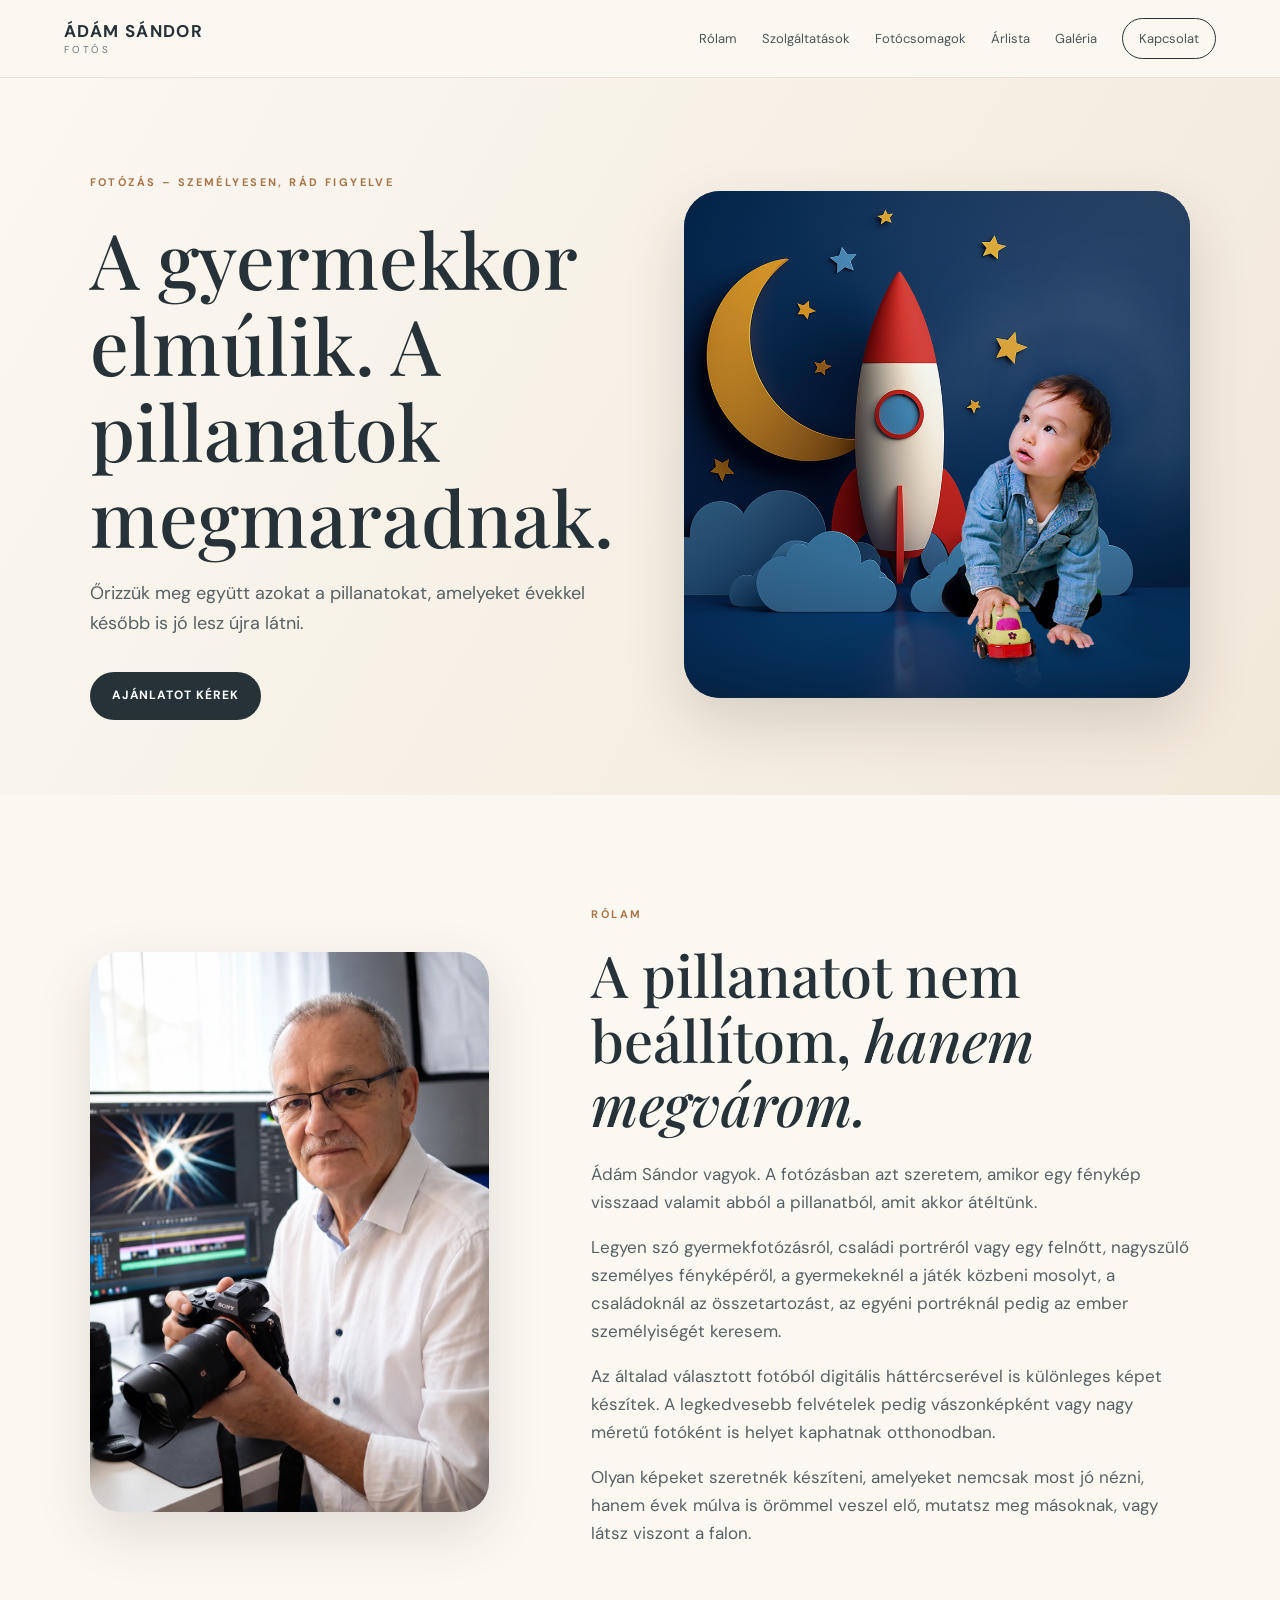
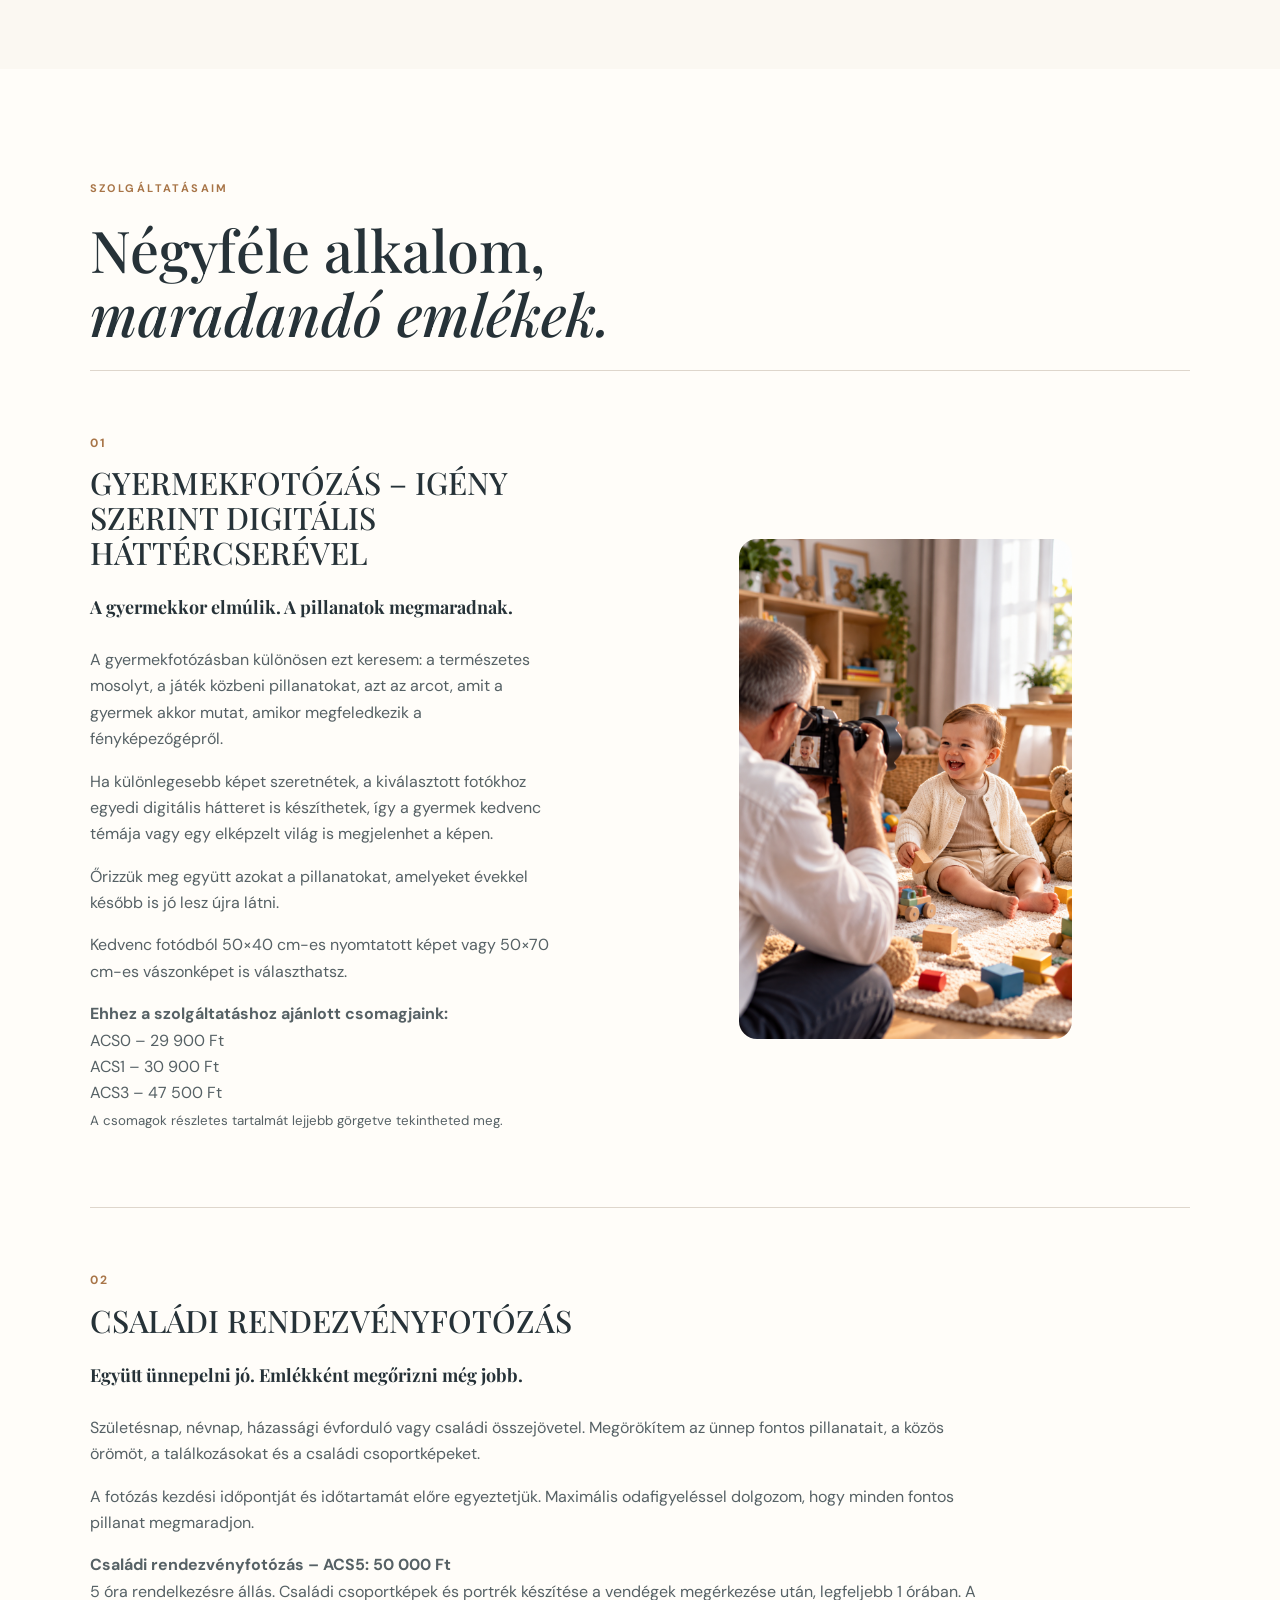
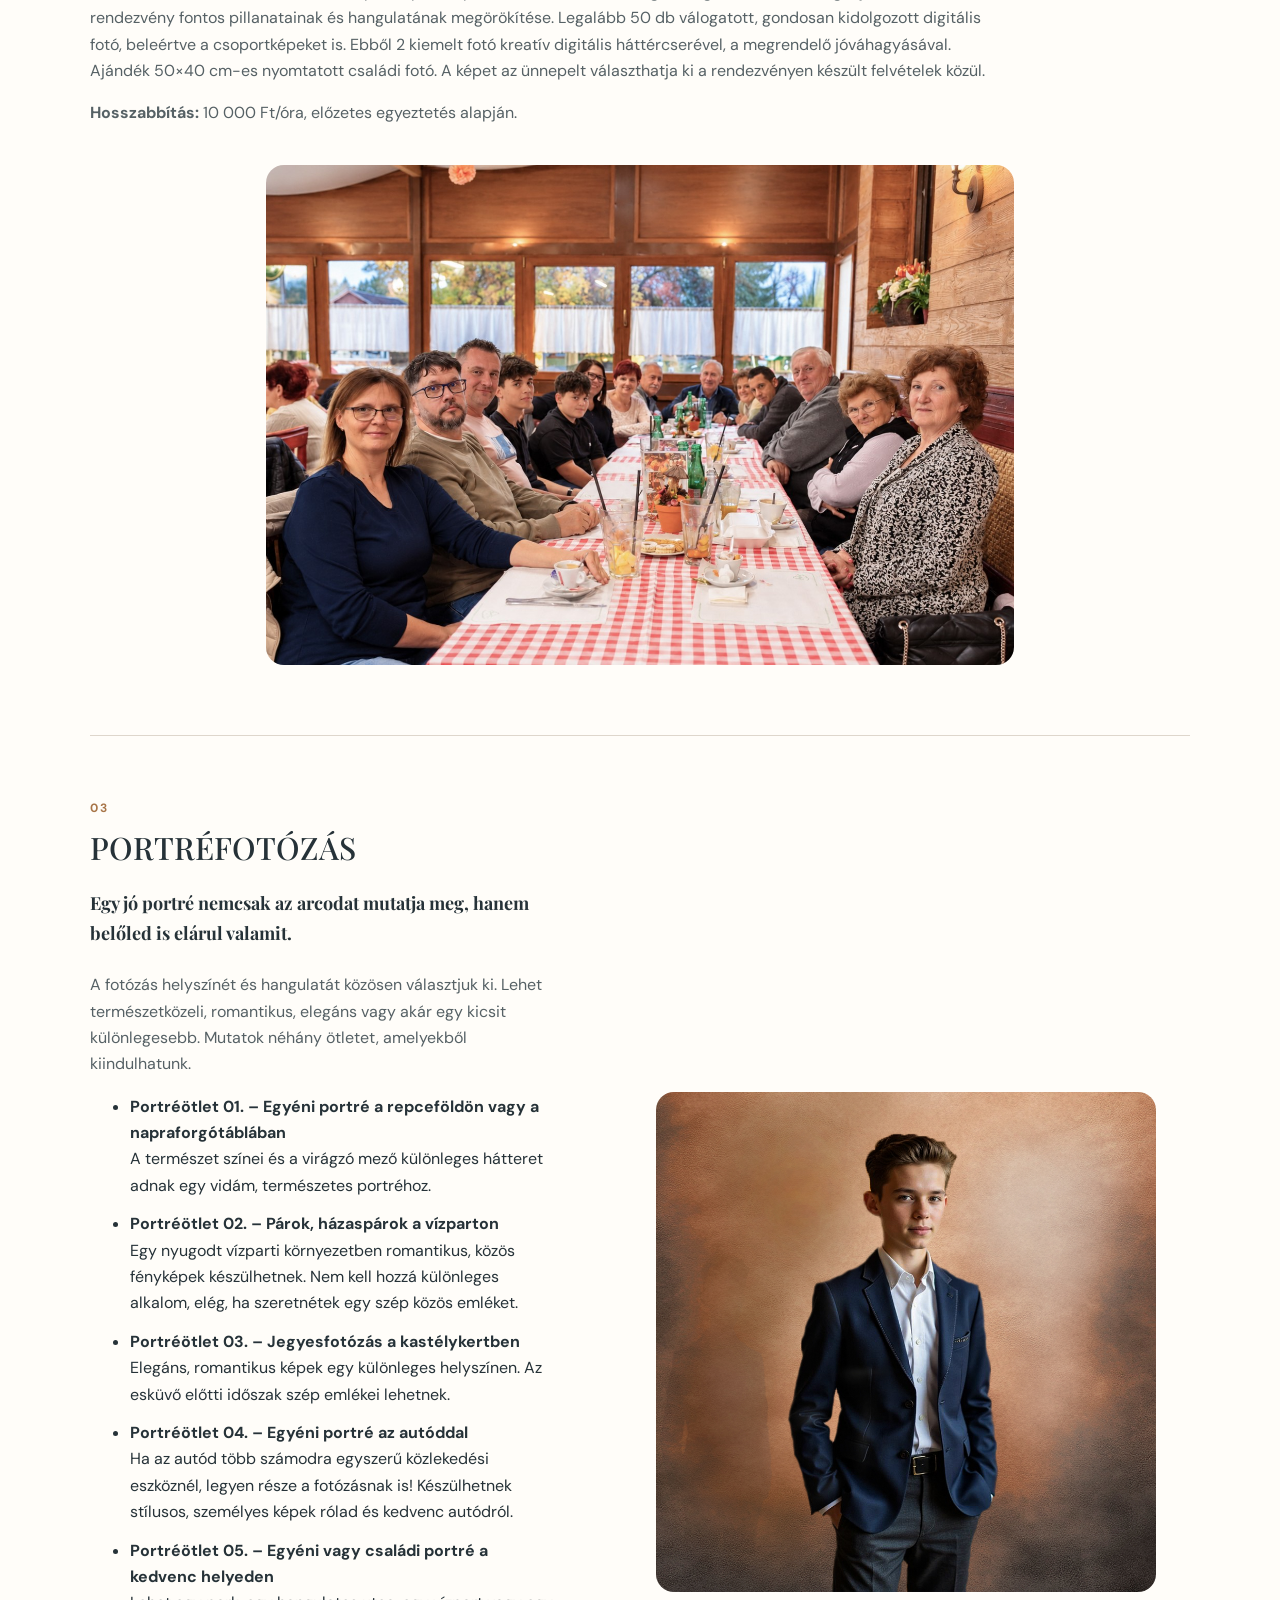
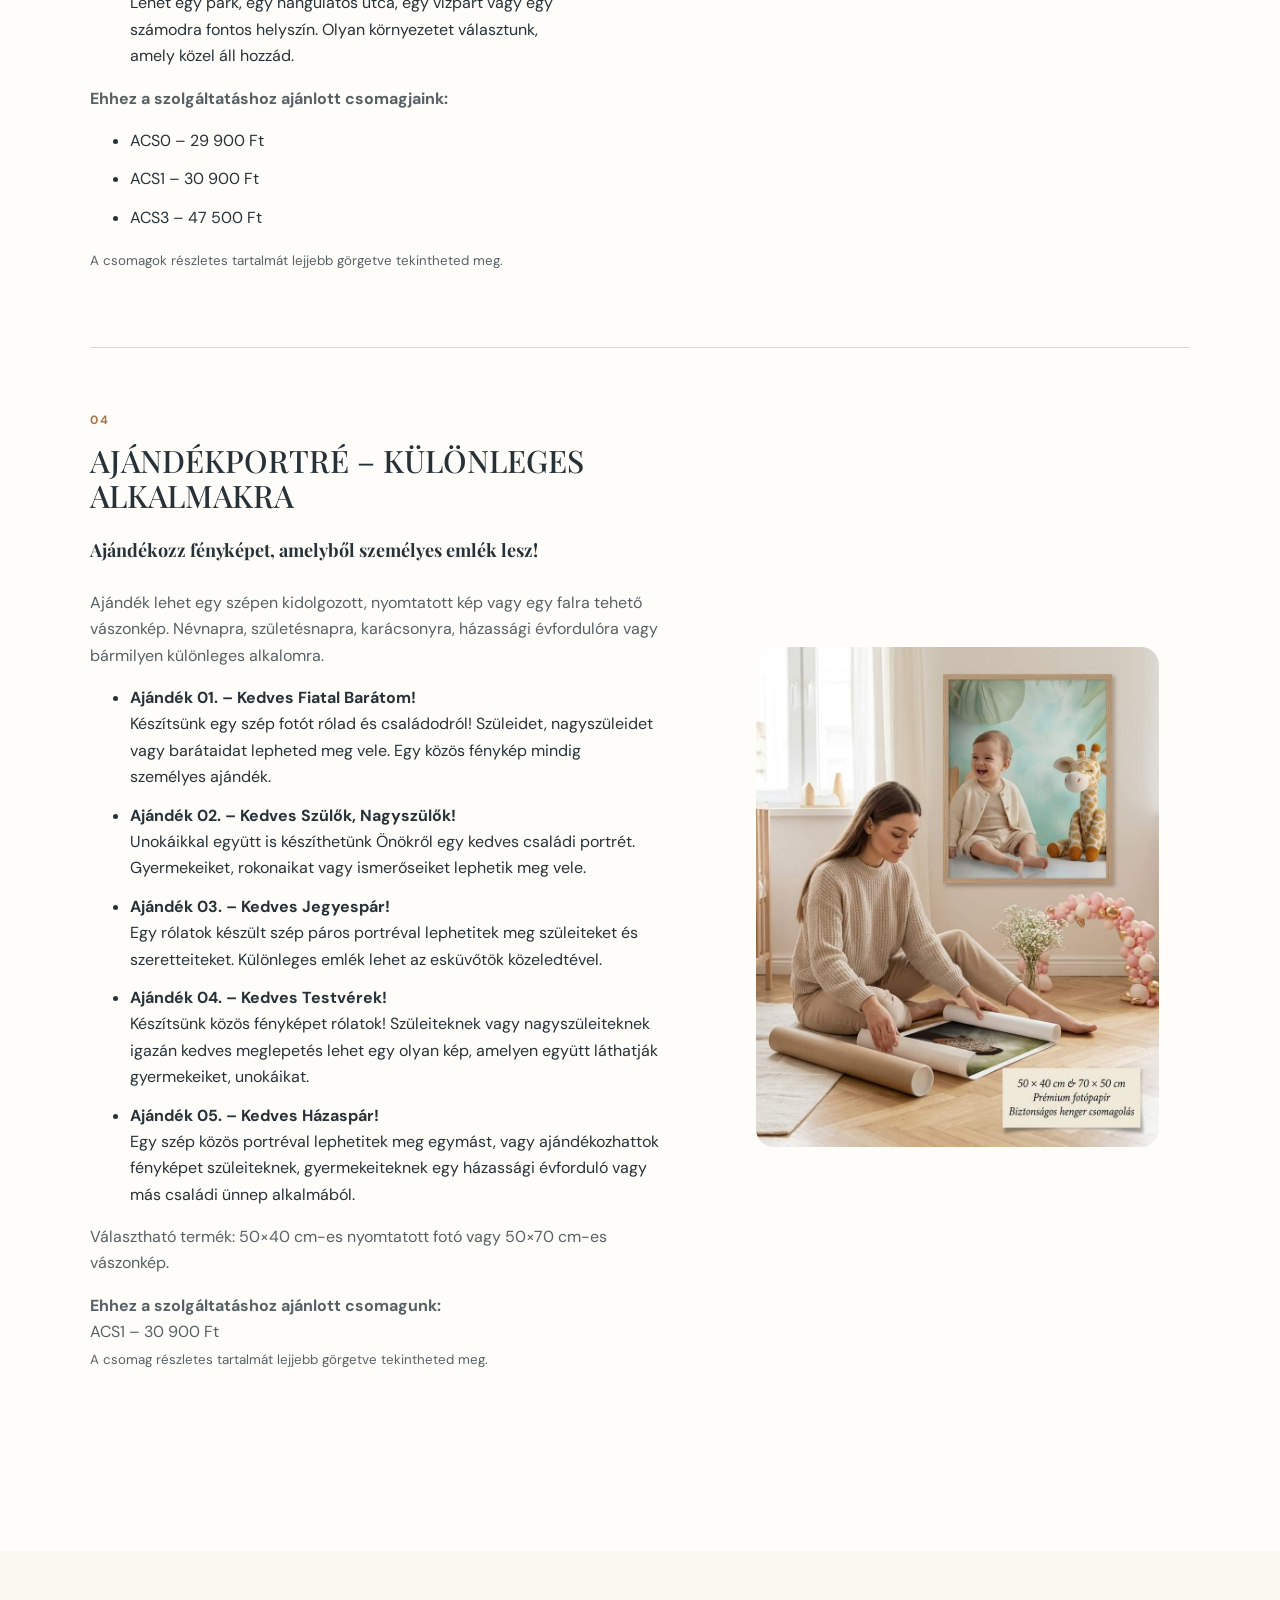
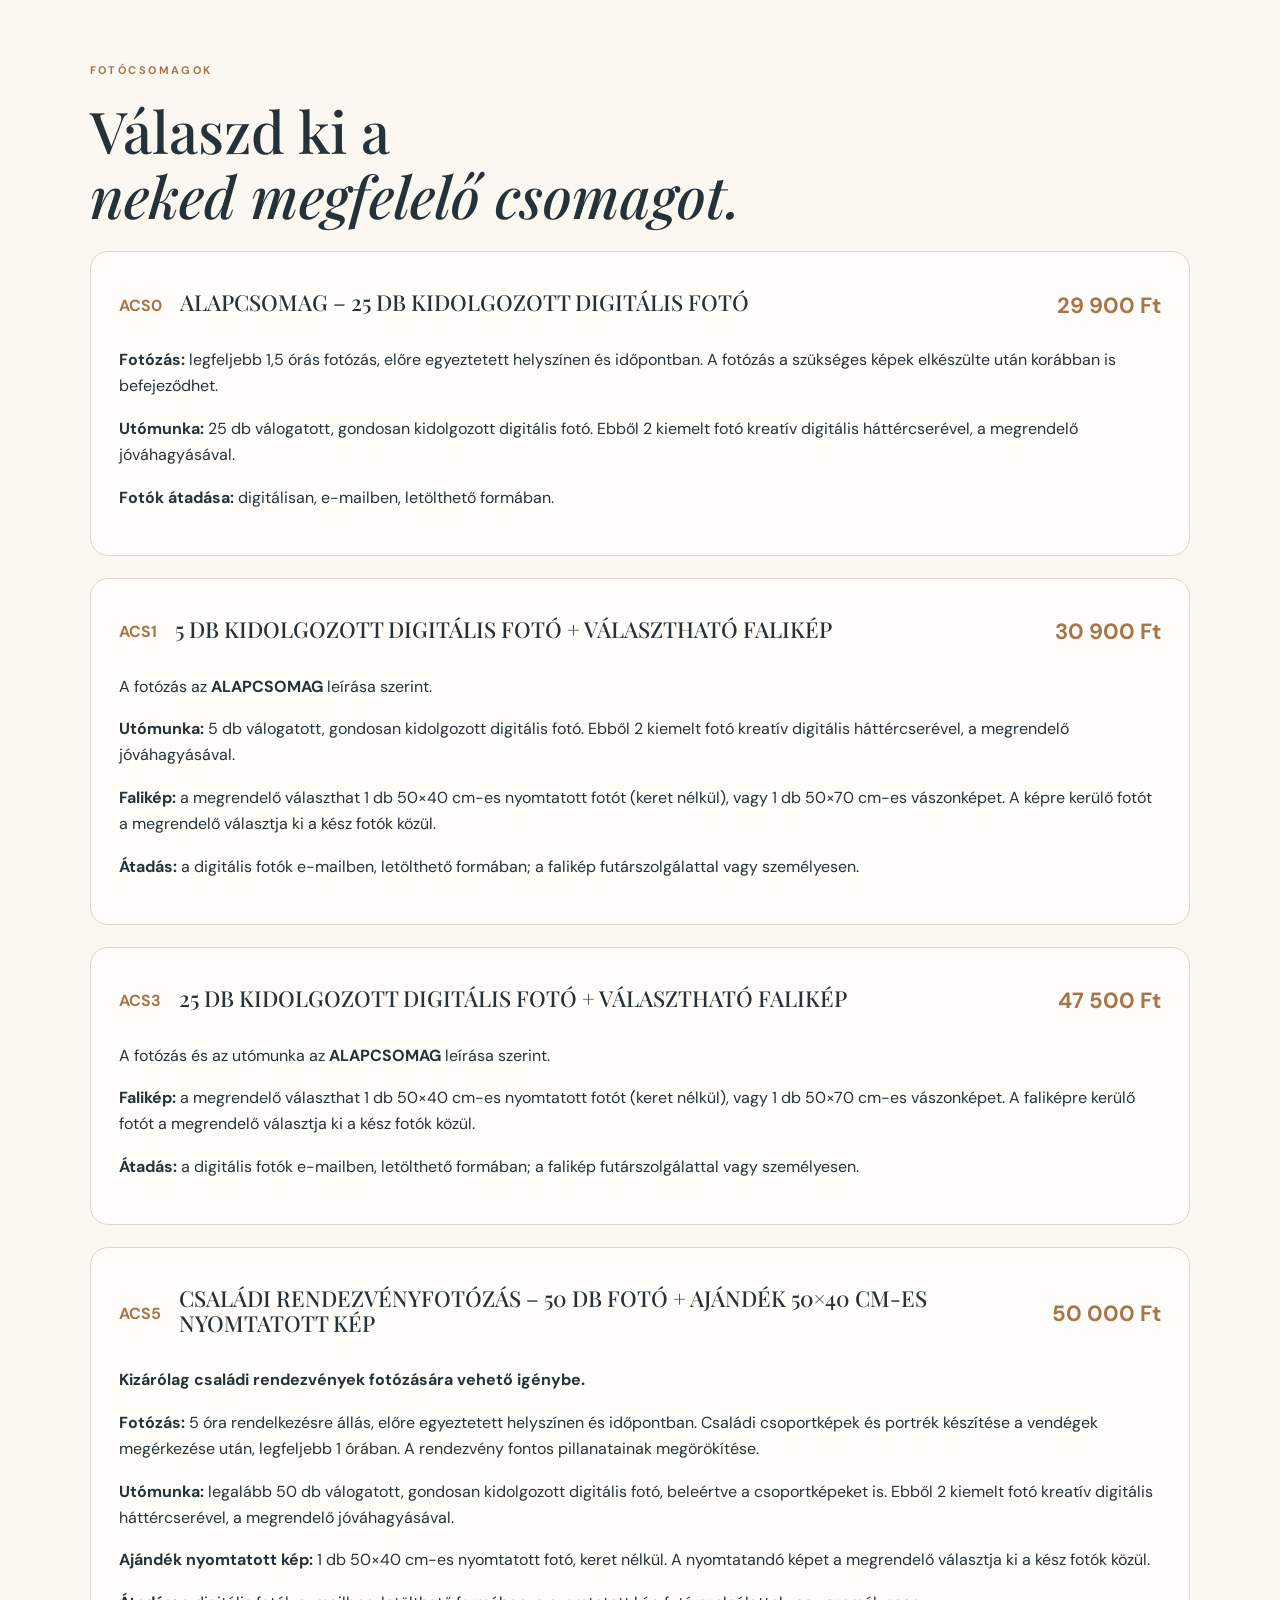
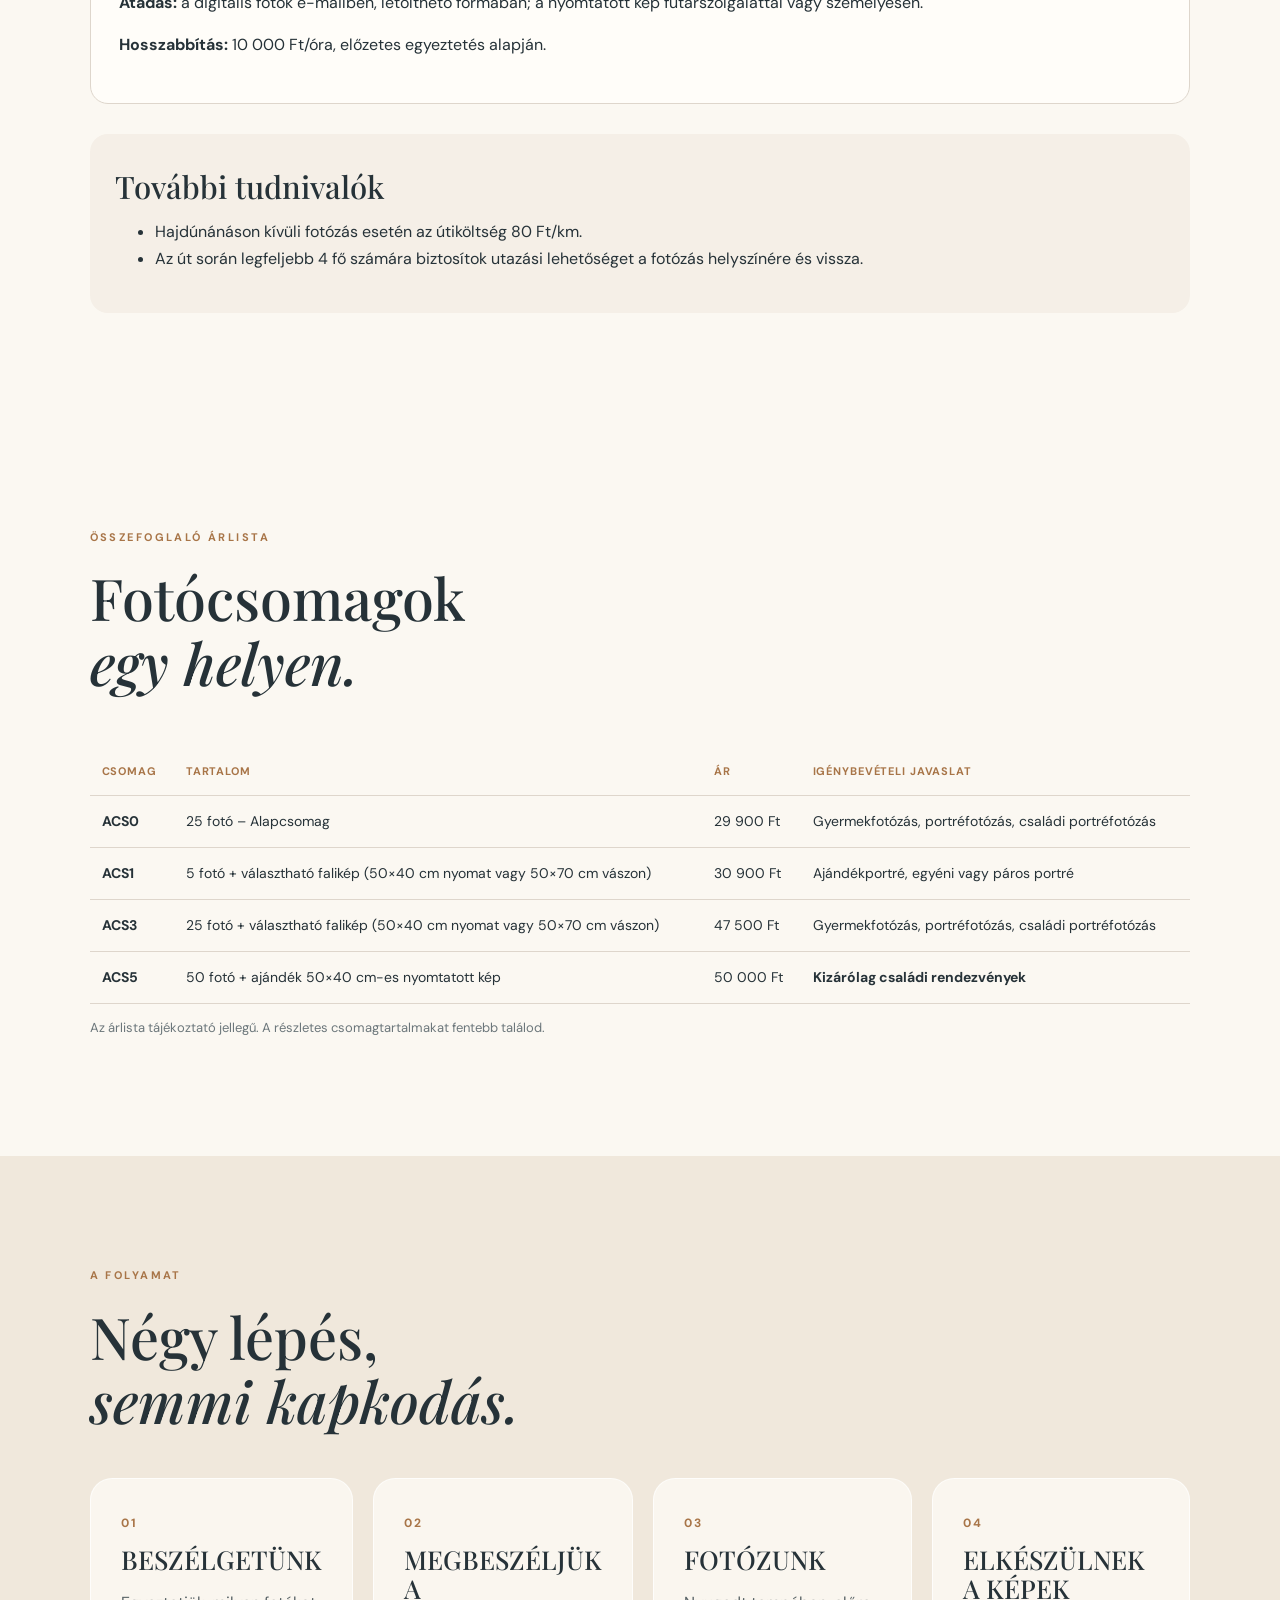
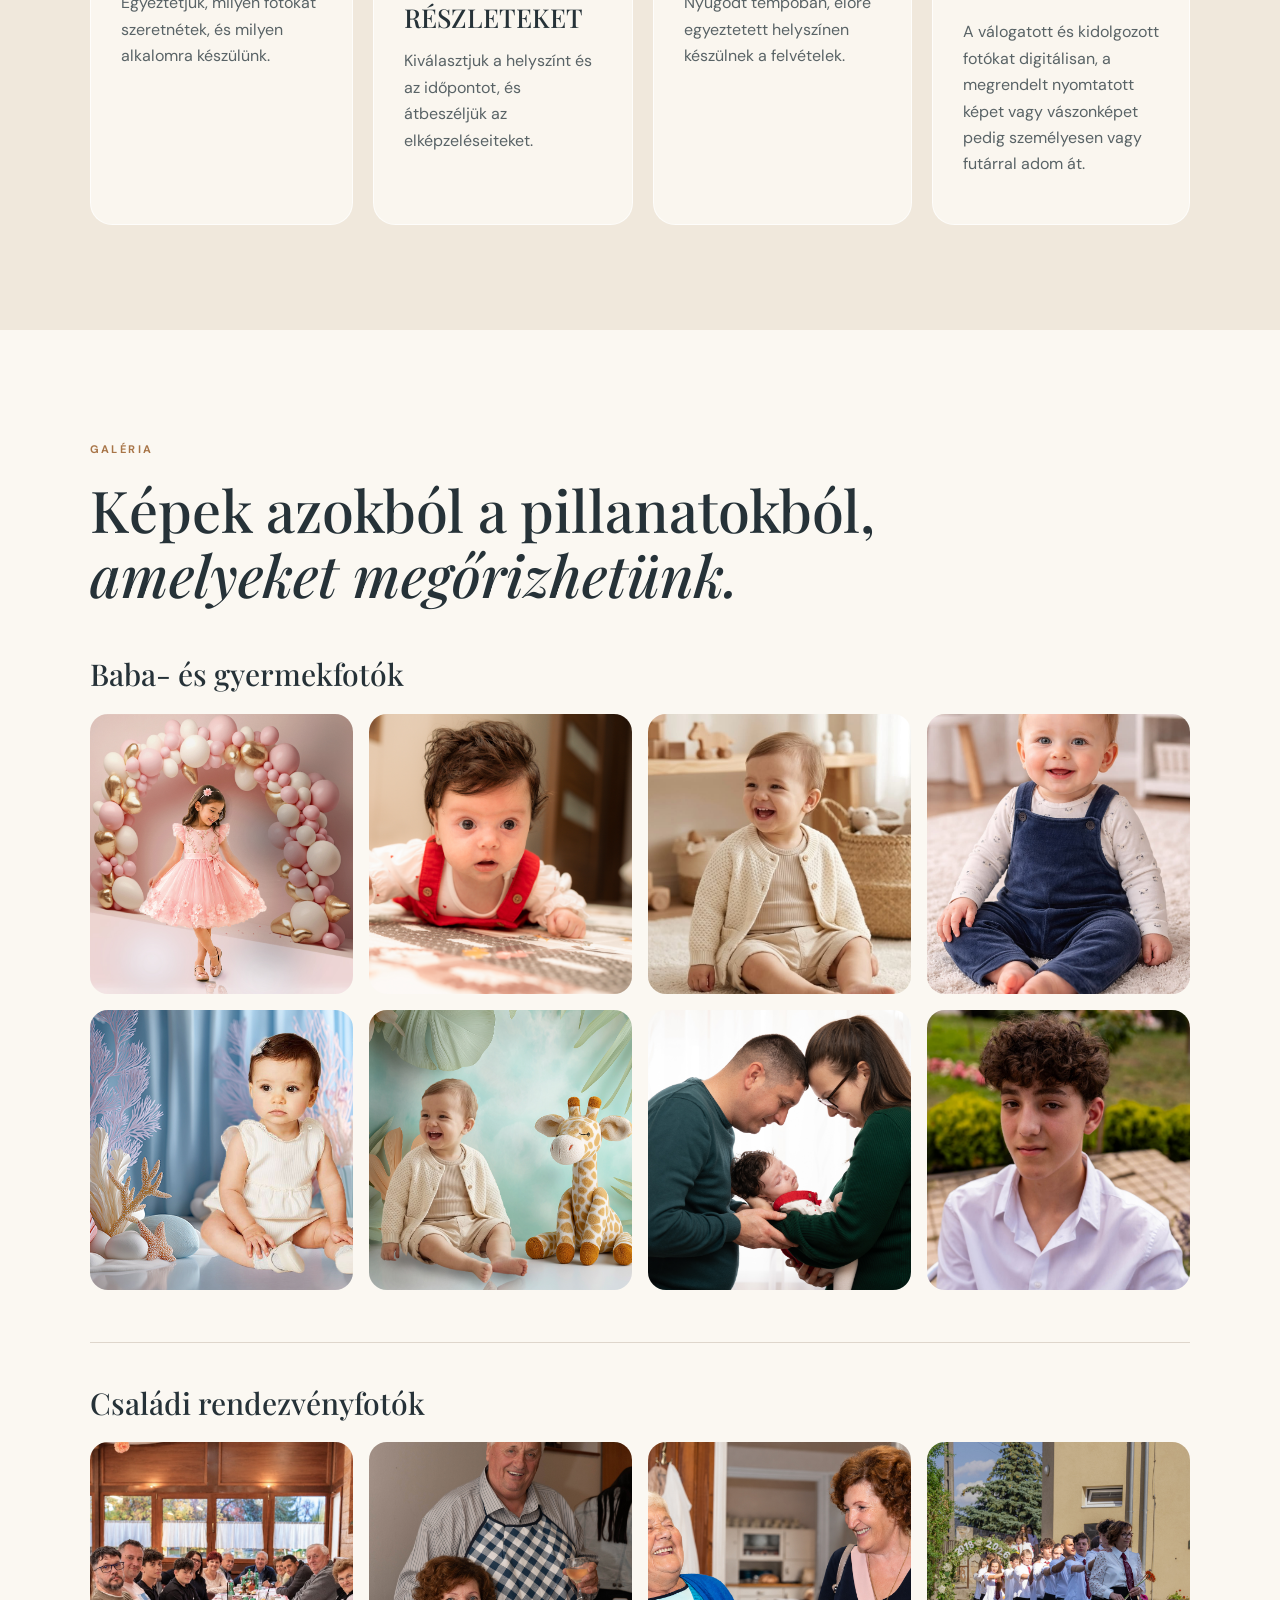
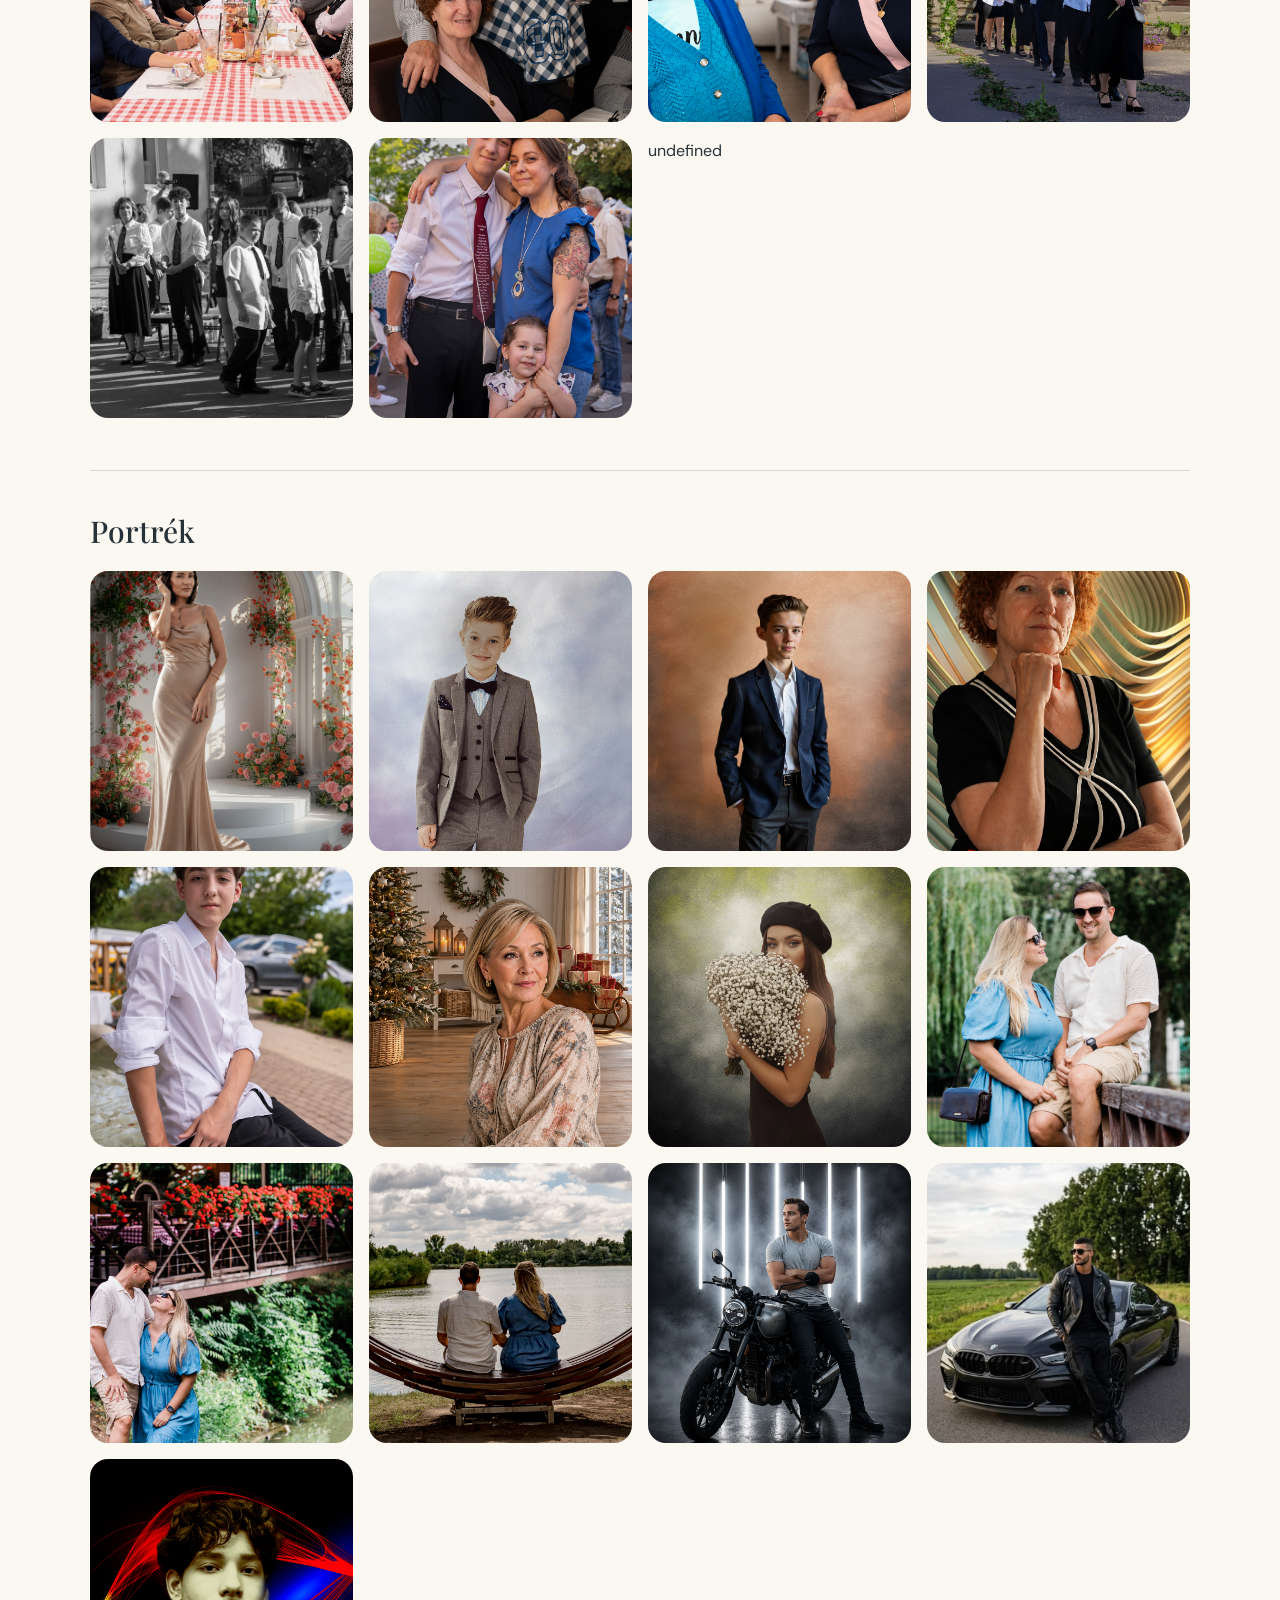
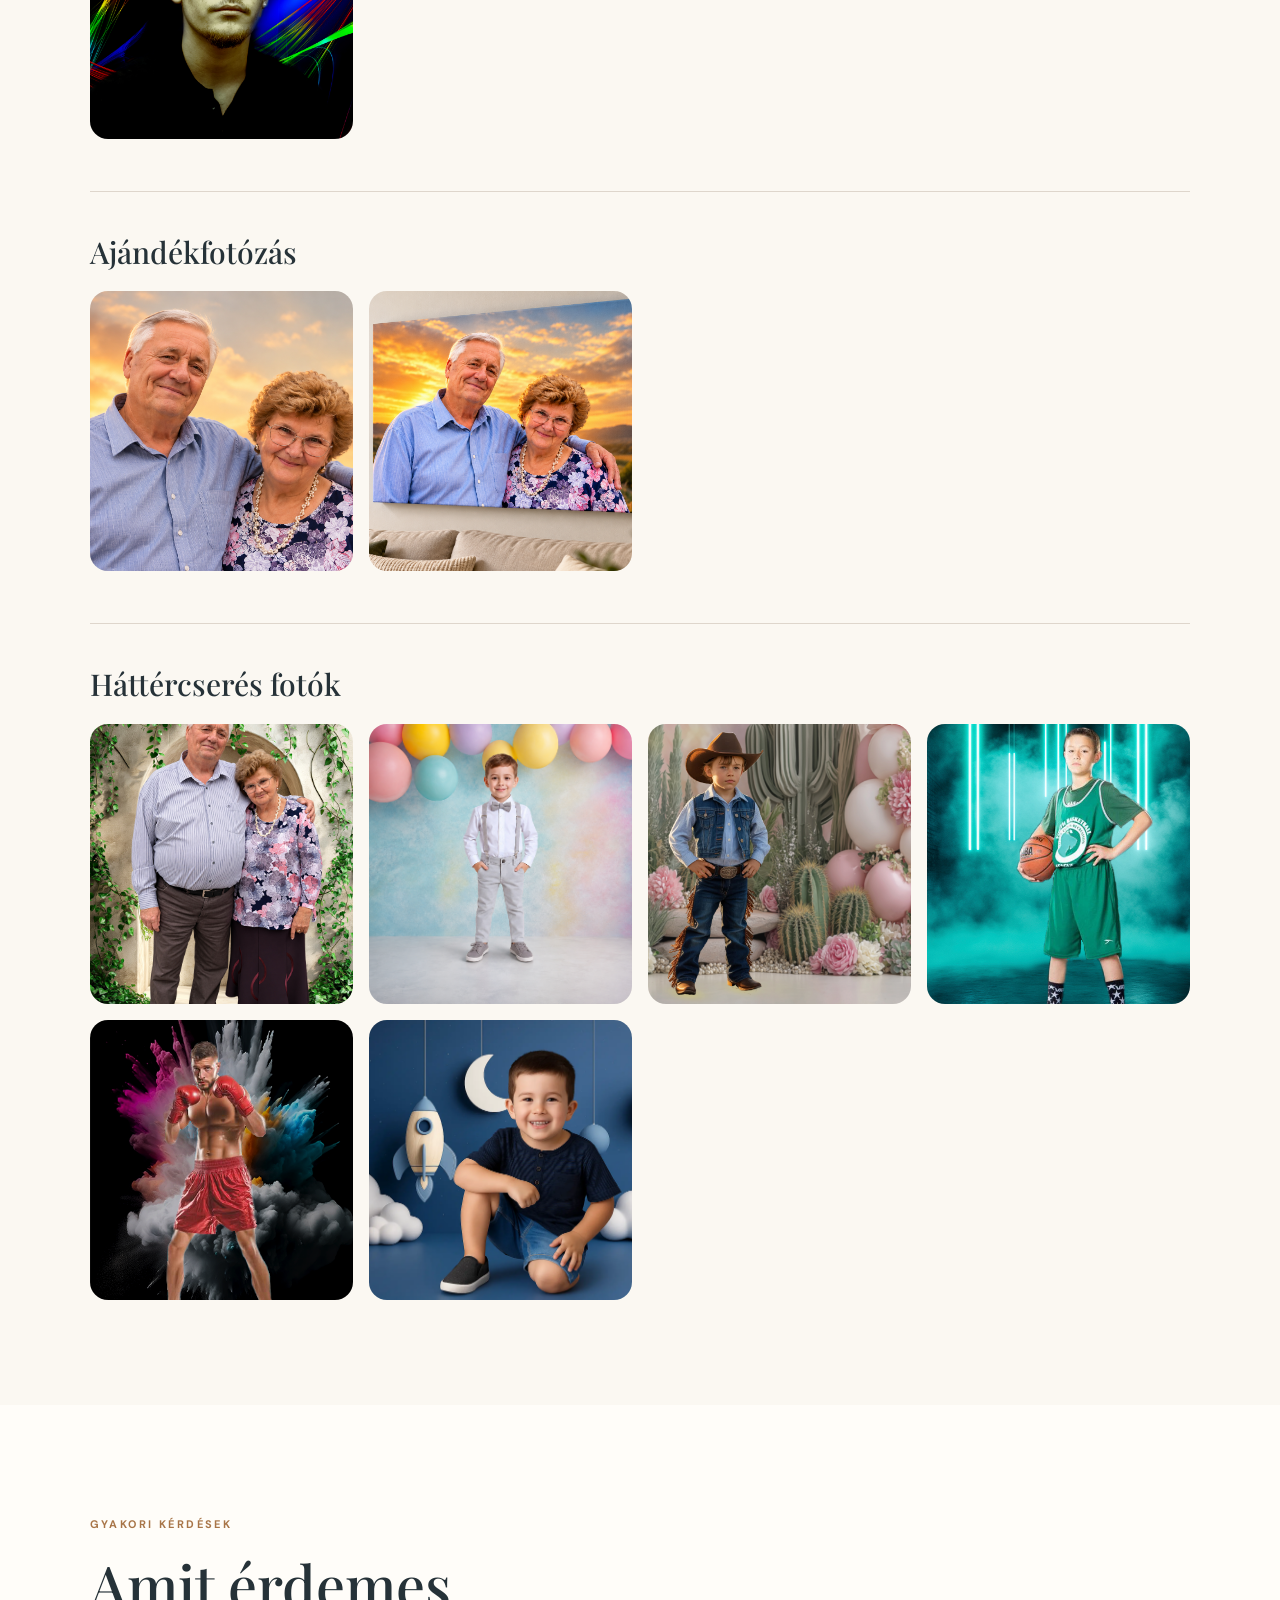
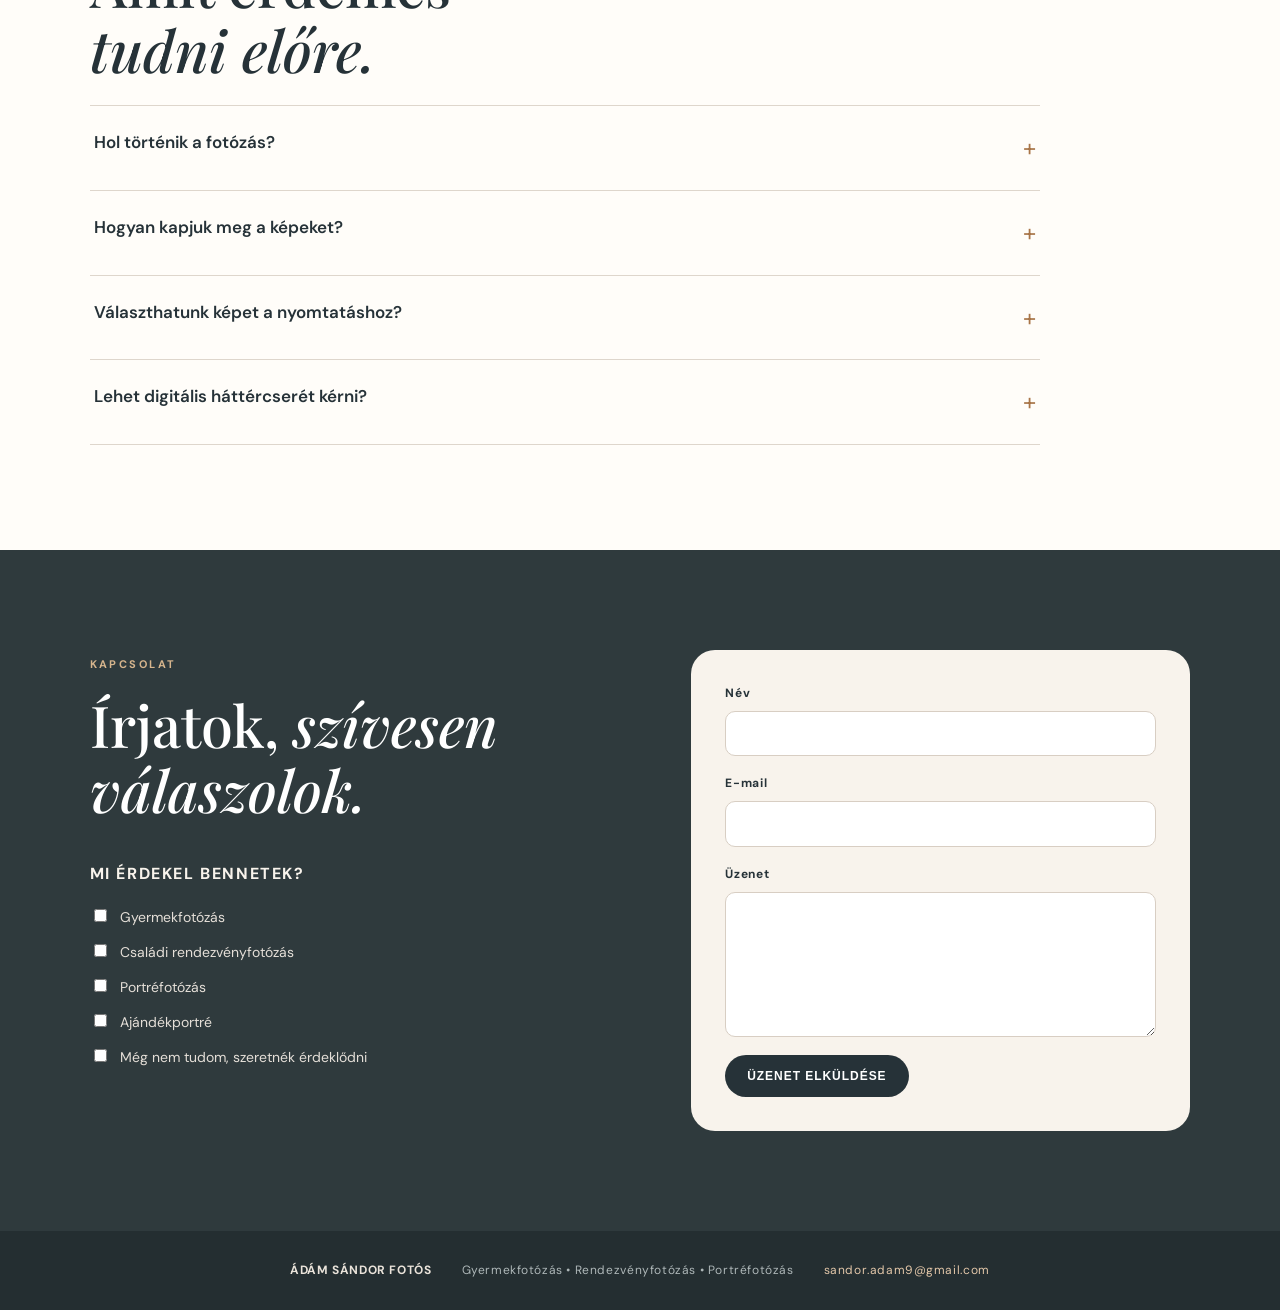
<file: index.html>
<!doctype html>
<html lang="hu">
<head>
<meta charset="utf-8"><meta name="viewport" content="width=device-width,initial-scale=1">
<meta name="description" content="Ádám Sándor Fotós – gyermekfotózás, családi rendezvényfotózás, portréfotózás és ajándékportré Hajdú-Bihar vármegyében.">
<title>Ádám Sándor Fotós | Fotós szolgáltatások</title>
<link rel="preconnect" href="https://fonts.googleapis.com"><link rel="preconnect" href="https://fonts.gstatic.com" crossorigin>
<link href="https://fonts.googleapis.com/css2?family=DM+Sans:wght@400;500;600;700&family=Playfair+Display:ital,wght@0,500;0,600;1,500;1,600&display=swap" rel="stylesheet">
<link rel="stylesheet" href="styles.css">
<style>.gallery-group{margin-top:52px}.gallery-group h3{font-size:30px;margin:0 0 22px}.gallery-group .gallery-grid{margin-top:0;grid-template-columns:repeat(4,minmax(0,1fr))}.gallery-group .gallery-grid img{height:280px}.gallery-group+.gallery-group{padding-top:44px;border-top:1px solid var(--line)}.table-wrap{overflow-x:auto}.price-table{width:100%;border-collapse:collapse;margin-top:30px;font-size:14px}.price-table th,.price-table td{padding:14px 12px;text-align:left;border-bottom:1px solid var(--line)}.price-table th{font-size:11px;letter-spacing:.08em;color:var(--accent)}.package-list{display:grid;gap:22px}.package{padding:28px;border:1px solid var(--line);border-radius:18px;background:var(--white)}.package-head{display:flex;gap:18px;align-items:center;flex-wrap:wrap}.package-head h3{font-size:22px;flex:1}.package-head strong{font-size:22px;color:var(--accent)}.package .number{font-weight:700;color:var(--accent)}.service h4{font-size:18px;font-family:'Playfair Display',serif}.idea-list li{margin:12px 0}.common-info{padding:25px;background:var(--cream);border-radius:18px;margin-top:30px}.table-note{font-size:13px;color:var(--muted)}@media(max-width:900px){.gallery-group .gallery-grid{grid-template-columns:repeat(2,minmax(0,1fr))}.gallery-group .gallery-grid img{height:260px}}@media(max-width:600px){.gallery-group .gallery-grid{grid-template-columns:1fr}.gallery-group .gallery-grid img{height:390px}.package{padding:20px}}</style></head>
<body>
<header><a class="brand" href="#top"><b>ÁDÁM SÁNDOR</b><small>FOTÓS</small></a><nav>
<a href="#rolam">Rólam</a><a href="#szolgaltatasok">Szolgáltatások</a><a href="#csomagok">Fotócsomagok</a><a href="#arlista">Árlista</a><a href="#galeria">Galéria</a><a class="nav-cta" href="#kapcsolat">Kapcsolat</a>
</nav></header>
<main id="top">
<section class="hero"><div class="hero-copy"><small class="eyebrow">FOTÓZÁS – SZEMÉLYESEN, RÁD FIGYELVE</small><h1>A gyermekkor elmúlik. A pillanatok megmaradnak.</h1><p>Őrizzük meg együtt azokat a pillanatokat, amelyeket évekkel később is jó lesz újra látni.</p><a class="button" href="#kapcsolat">AJÁNLATOT KÉREK</a></div><div class="hero-art"><img src="images/galeria-01.jpg" alt="Kreatív gyermekfotózás – rakétás mesevilág"></div></section>
<section id="rolam" class="section about"><div class="about-photo"><img src="images/adam.webp" alt="Ádám Sándor fotós"></div><div class="about-copy"><small class="eyebrow">RÓLAM</small><h2>A pillanatot nem beállítom, <i>hanem megvárom.</i></h2>
<p>Ádám Sándor vagyok. A fotózásban azt szeretem, amikor egy fénykép visszaad valamit abból a pillanatból, amit akkor átéltünk.</p>
<p>Legyen szó gyermekfotózásról, családi portréról vagy egy felnőtt, nagyszülő személyes fényképéről, a gyermekeknél a játék közbeni mosolyt, a családoknál az összetartozást, az egyéni portréknál pedig az ember személyiségét keresem.</p>
<p>Az általad választott fotóból digitális háttércserével is különleges képet készítek. A legkedvesebb felvételek pedig vászonképként vagy nagy méretű fotóként is helyet kaphatnak otthonodban.</p>
<p>Olyan képeket szeretnék készíteni, amelyeket nemcsak most jó nézni, hanem évek múlva is örömmel veszel elő, mutatsz meg másoknak, vagy látsz viszont a falon.</p></div></section>
<section id="szolgaltatasok" class="section services"><small class="eyebrow">SZOLGÁLTATÁSAIM</small><h2>Négyféle alkalom,<br><i>maradandó emlékek.</i></h2>
<div class="service-list">
<article class="service service-with-image"><div class="service-copy"><span class="number">01</span><h3>GYERMEKFOTÓZÁS – IGÉNY SZERINT DIGITÁLIS HÁTTÉRCSERÉVEL</h3><h4>A gyermekkor elmúlik. A pillanatok megmaradnak.</h4>
<p>A gyermekfotózásban különösen ezt keresem: a természetes mosolyt, a játék közbeni pillanatokat, azt az arcot, amit a gyermek akkor mutat, amikor megfeledkezik a fényképezőgépről.</p>
<p>Ha különlegesebb képet szeretnétek, a kiválasztott fotókhoz egyedi digitális hátteret is készíthetek, így a gyermek kedvenc témája vagy egy elképzelt világ is megjelenhet a képen.</p>
<p>Őrizzük meg együtt azokat a pillanatokat, amelyeket évekkel később is jó lesz újra látni.</p><p>Kedvenc fotódból 50×40 cm-es nyomtatott képet vagy 50×70 cm-es vászonképet is választhatsz.</p><p class="service-note"><b>Ehhez a szolgáltatáshoz ajánlott csomagjaink:</b><br>ACS0 – 29 900 Ft<br>ACS1 – 30 900 Ft<br>ACS3 – 47 500 Ft<br><small>A csomagok részletes tartalmát lejjebb görgetve tekintheted meg.</small></p></div><div class="service-main"><img src="images/gyermekfotozas.png" alt="Gyermekfotózás"></div></article>
<article class="service service-with-image"><div class="service-copy"><span class="number">02</span><h3>CSALÁDI RENDEZVÉNYFOTÓZÁS</h3><h4>Együtt ünnepelni jó. Emlékként megőrizni még jobb.</h4>
<p>Születésnap, névnap, házassági évforduló vagy családi összejövetel. Megörökítem az ünnep fontos pillanatait, a közös örömöt, a találkozásokat és a családi csoportképeket.</p>
<p>A fotózás kezdési időpontját és időtartamát előre egyeztetjük. Maximális odafigyeléssel dolgozom, hogy minden fontos pillanat megmaradjon.</p>
<p class="service-note"><b>Családi rendezvényfotózás – ACS5: 50 000 Ft</b><br>5 óra rendelkezésre állás. Családi csoportképek és portrék készítése a vendégek megérkezése után, legfeljebb 1 órában. A rendezvény fontos pillanatainak és hangulatának megörökítése. Legalább 50 db válogatott, gondosan kidolgozott digitális fotó, beleértve a csoportképeket is. Ebből 2 kiemelt fotó kreatív digitális háttércserével, a megrendelő jóváhagyásával. Ajándék 50×40 cm-es nyomtatott családi fotó. A képet az ünnepelt választhatja ki a rendezvényen készült felvételek közül.</p>
<p><b>Hosszabbítás:</b> 10 000 Ft/óra, előzetes egyeztetés alapján.</p></div><div class="service-main"><img src="images/02-01-CSALÁDI SZÜLI-nyitókép-Jó.jpg" alt="Családi rendezvényfotózás – családi összejövetel hosszú asztalnál"></div></article>
<article class="service service-with-image"><div class="service-copy"><span class="number">03</span><h3>PORTRÉFOTÓZÁS</h3><h4>Egy jó portré nemcsak az arcodat mutatja meg, hanem belőled is elárul valamit.</h4>
<p>A fotózás helyszínét és hangulatát közösen választjuk ki. Lehet természetközeli, romantikus, elegáns vagy akár egy kicsit különlegesebb. Mutatok néhány ötletet, amelyekből kiindulhatunk.</p>
<ul class="idea-list"><li><b>Portréötlet 01. – Egyéni portré a repceföldön vagy a napraforgótáblában</b><br>A természet színei és a virágzó mező különleges hátteret adnak egy vidám, természetes portréhoz.</li>
<li><b>Portréötlet 02. – Párok, házaspárok a vízparton</b><br>Egy nyugodt vízparti környezetben romantikus, közös fényképek készülhetnek. Nem kell hozzá különleges alkalom, elég, ha szeretnétek egy szép közös emléket.</li>
<li><b>Portréötlet 03. – Jegyesfotózás a kastélykertben</b><br>Elegáns, romantikus képek egy különleges helyszínen. Az esküvő előtti időszak szép emlékei lehetnek.</li>
<li><b>Portréötlet 04. – Egyéni portré az autóddal</b><br>Ha az autód több számodra egyszerű közlekedési eszköznél, legyen része a fotózásnak is! Készülhetnek stílusos, személyes képek rólad és kedvenc autódról.</li>
<li><b>Portréötlet 05. – Egyéni vagy családi portré a kedvenc helyeden</b><br>Lehet egy park, egy hangulatos utca, egy vízpart vagy egy számodra fontos helyszín. Olyan környezetet választunk, amely közel áll hozzád.</li></ul><p class="service-note"><b>Ehhez a szolgáltatáshoz ajánlott csomagjaink:</b></p><ul class="idea-list"><li>ACS0 – 29 900 Ft</li><li>ACS1 – 30 900 Ft</li><li>ACS3 – 47 500 Ft</li></ul><p class="service-note"><small>A csomagok részletes tartalmát lejjebb görgetve tekintheted meg.</small></p></div><div class="service-main"><img src="images/galeria-04.jpg" alt="Portréfotózás"></div></article>
<article class="service service-with-image"><div class="service-copy"><span class="number">04</span><h3>AJÁNDÉKPORTRÉ – KÜLÖNLEGES ALKALMAKRA</h3><h4>Ajándékozz fényképet, amelyből személyes emlék lesz!</h4>
<p>Ajándék lehet egy szépen kidolgozott, nyomtatott kép vagy egy falra tehető vászonkép. Névnapra, születésnapra, karácsonyra, házassági évfordulóra vagy bármilyen különleges alkalomra.</p>
<ul class="idea-list"><li><b>Ajándék 01. – Kedves Fiatal Barátom!</b><br>Készítsünk egy szép fotót rólad és családodról! Szüleidet, nagyszüleidet vagy barátaidat lepheted meg vele. Egy közös fénykép mindig személyes ajándék.</li>
<li><b>Ajándék 02. – Kedves Szülők, Nagyszülők!</b><br>Unokáikkal együtt is készíthetünk Önökről egy kedves családi portrét. Gyermekeiket, rokonaikat vagy ismerőseiket lephetik meg vele.</li>
<li><b>Ajándék 03. – Kedves Jegyespár!</b><br>Egy rólatok készült szép páros portréval lephetitek meg szüleiteket és szeretteiteket. Különleges emlék lehet az esküvőtök közeledtével.</li>
<li><b>Ajándék 04. – Kedves Testvérek!</b><br>Készítsünk közös fényképet rólatok! Szüleiteknek vagy nagyszüleiteknek igazán kedves meglepetés lehet egy olyan kép, amelyen együtt láthatják gyermekeiket, unokáikat.</li>
<li><b>Ajándék 05. – Kedves Házaspár!</b><br>Egy szép közös portréval lephetitek meg egymást, vagy ajándékozhattok fényképet szüleiteknek, gyermekeiteknek egy házassági évforduló vagy más családi ünnep alkalmából.</li></ul>
<p>Választható termék: 50×40 cm-es nyomtatott fotó vagy 50×70 cm-es vászonkép.</p><p class="service-note"><b>Ehhez a szolgáltatáshoz ajánlott csomagunk:</b><br>ACS1 – 30 900 Ft<br><small>A csomag részletes tartalmát lejjebb görgetve tekintheted meg.</small></p></div><div class="service-main"><img src="images/falikep.jpg" alt="Nyomtatott ajándékfotó"></div></article>
</div></section>
<section id="csomagok" class="section packages"><small class="eyebrow">FOTÓCSOMAGOK</small><h2>Válaszd ki a<br><i>neked megfelelő csomagot.</i></h2>
<div class="package-list">
<article class="package"><div class="package-head"><span class="number">ACS0</span><h3>ALAPCSOMAG – 25 DB KIDOLGOZOTT DIGITÁLIS FOTÓ</h3><strong>29 900 Ft</strong></div><p><b>Fotózás:</b> legfeljebb 1,5 órás fotózás, előre egyeztetett helyszínen és időpontban. A fotózás a szükséges képek elkészülte után korábban is befejeződhet.</p><p><b>Utómunka:</b> 25 db válogatott, gondosan kidolgozott digitális fotó. Ebből 2 kiemelt fotó kreatív digitális háttércserével, a megrendelő jóváhagyásával.</p><p><b>Fotók átadása:</b> digitálisan, e-mailben, letölthető formában.</p></article>
<article class="package"><div class="package-head"><span class="number">ACS1</span><h3>5 DB KIDOLGOZOTT DIGITÁLIS FOTÓ + VÁLASZTHATÓ FALIKÉP</h3><strong>30 900 Ft</strong></div><p>A fotózás az <b>ALAPCSOMAG</b> leírása szerint.</p><p><b>Utómunka:</b> 5 db válogatott, gondosan kidolgozott digitális fotó. Ebből 2 kiemelt fotó kreatív digitális háttércserével, a megrendelő jóváhagyásával.</p><p><b>Falikép:</b> a megrendelő választhat 1 db 50×40 cm-es nyomtatott fotót (keret nélkül), vagy 1 db 50×70 cm-es vászonképet. A képre kerülő fotót a megrendelő választja ki a kész fotók közül.</p><p><b>Átadás:</b> a digitális fotók e-mailben, letölthető formában; a falikép futárszolgálattal vagy személyesen.</p></article>
<article class="package"><div class="package-head"><span class="number">ACS3</span><h3>25 DB KIDOLGOZOTT DIGITÁLIS FOTÓ + VÁLASZTHATÓ FALIKÉP</h3><strong>47 500 Ft</strong></div><p>A fotózás és az utómunka az <b>ALAPCSOMAG</b> leírása szerint.</p><p><b>Falikép:</b> a megrendelő választhat 1 db 50×40 cm-es nyomtatott fotót (keret nélkül), vagy 1 db 50×70 cm-es vászonképet. A faliképre kerülő fotót a megrendelő választja ki a kész fotók közül.</p><p><b>Átadás:</b> a digitális fotók e-mailben, letölthető formában; a falikép futárszolgálattal vagy személyesen.</p></article>

<article class="package package-special"><div class="package-head"><span class="number">ACS5</span><h3>CSALÁDI RENDEZVÉNYFOTÓZÁS – 50 DB FOTÓ + AJÁNDÉK 50×40 CM-ES NYOMTATOTT KÉP</h3><strong>50 000 Ft</strong></div><p><b>Kizárólag családi rendezvények fotózására vehető igénybe.</b></p><p><b>Fotózás:</b> 5 óra rendelkezésre állás, előre egyeztetett helyszínen és időpontban. Családi csoportképek és portrék készítése a vendégek megérkezése után, legfeljebb 1 órában. A rendezvény fontos pillanatainak megörökítése.</p><p><b>Utómunka:</b> legalább 50 db válogatott, gondosan kidolgozott digitális fotó, beleértve a csoportképeket is. Ebből 2 kiemelt fotó kreatív digitális háttércserével, a megrendelő jóváhagyásával.</p><p><b>Ajándék nyomtatott kép:</b> 1 db 50×40 cm-es nyomtatott fotó, keret nélkül. A nyomtatandó képet a megrendelő választja ki a kész fotók közül.</p><p><b>Átadás:</b> a digitális fotók e-mailben, letölthető formában; a nyomtatott kép futárszolgálattal vagy személyesen.</p><p><b>Hosszabbítás:</b> 10 000 Ft/óra, előzetes egyeztetés alapján.</p></article>
</div>
<div class="common-info"><h3>További tudnivalók</h3><ul><li>Hajdúnánáson kívüli fotózás esetén az útiköltség 80 Ft/km.</li><li>Az út során legfeljebb 4 fő számára biztosítok utazási lehetőséget a fotózás helyszínére és vissza.</li></ul></div>
</section>
<section id="arlista" class="section price-list-section"><small class="eyebrow">ÖSSZEFOGLALÓ ÁRLISTA</small><h2>Fotócsomagok<br><i>egy helyen.</i></h2><div class="table-wrap"><table class="price-table"><thead><tr><th>CSOMAG</th><th>TARTALOM</th><th>ÁR</th><th>IGÉNYBEVÉTELI JAVASLAT</th></tr></thead><tbody>
<tr><td><b>ACS0</b></td><td>25 fotó – Alapcsomag</td><td>29 900 Ft</td><td>Gyermekfotózás, portréfotózás, családi portréfotózás</td></tr>
<tr><td><b>ACS1</b></td><td>5 fotó + választható falikép (50×40 cm nyomat vagy 50×70 cm vászon)</td><td>30 900 Ft</td><td>Ajándékportré, egyéni vagy páros portré</td></tr>
<tr><td><b>ACS3</b></td><td>25 fotó + választható falikép (50×40 cm nyomat vagy 50×70 cm vászon)</td><td>47 500 Ft</td><td>Gyermekfotózás, portréfotózás, családi portréfotózás</td></tr>

<tr><td><b>ACS5</b></td><td>50 fotó + ajándék 50×40 cm-es nyomtatott kép</td><td>50 000 Ft</td><td><b>Kizárólag családi rendezvények</b></td></tr>
</tbody></table></div><p class="table-note">Az árlista tájékoztató jellegű. A részletes csomagtartalmakat fentebb találod.</p></section>
<section id="folyamat" class="section process"><small class="eyebrow">A FOLYAMAT</small><h2>Négy lépés,<br><i>semmi kapkodás.</i></h2><div class="steps"><div class="step"><b>01</b><h3>BESZÉLGETÜNK</h3><p>Egyeztetjük, milyen fotókat szeretnétek, és milyen alkalomra készülünk.</p></div><div class="step"><b>02</b><h3>MEGBESZÉLJÜK A RÉSZLETEKET</h3><p>Kiválasztjuk a helyszínt és az időpontot, és átbeszéljük az elképzeléseiteket.</p></div><div class="step"><b>03</b><h3>FOTÓZUNK</h3><p>Nyugodt tempóban, előre egyeztetett helyszínen készülnek a felvételek.</p></div><div class="step"><b>04</b><h3>ELKÉSZÜLNEK A KÉPEK</h3><p>A válogatott és kidolgozott fotókat digitálisan, a megrendelt nyomtatott képet vagy vászonképet pedig személyesen vagy futárral adom át.</p></div></div></section>
<section id="galeria" class="section gallery-section"><small class="eyebrow">GALÉRIA</small><h2>Képek azokból a pillanatokból,<br><i>amelyeket megőrizhetünk.</i></h2><div class="gallery-group"><h3>Baba- és gyermekfotók</h3><div class="gallery-grid"><a href="images/00-00-GYEREK01-nyit%C3%B3k%C3%A9p-Kiemelt.jpg" target="_blank" rel="noopener"><img loading="lazy" src="images/00-00-GYEREK01-nyit%C3%B3k%C3%A9p-Kiemelt.jpg" alt="Ádám Sándor Fotós – Baba- és gyermekfotók 1"></a><a href="images/00-01-BABAFOTO-j%C3%B3.jpg" target="_blank" rel="noopener"><img loading="lazy" src="images/00-01-BABAFOTO-j%C3%B3.jpg" alt="Ádám Sándor Fotós – Baba- és gyermekfotók 2"></a><a href="images/00-04-BABAFOTO-j%C3%B3.jpg" target="_blank" rel="noopener"><img loading="lazy" src="images/00-04-BABAFOTO-j%C3%B3.jpg" alt="Ádám Sándor Fotós – Baba- és gyermekfotók 3"></a><a href="images/00-03-BABAFOTO-j%C3%B3.jpg" target="_blank" rel="noopener"><img loading="lazy" src="images/00-03-BABAFOTO-j%C3%B3.jpg" alt="Ádám Sándor Fotós – Baba- és gyermekfotók 4"></a><a href="images/00-05-BABAFOTO-Kiemelt.jpg" target="_blank" rel="noopener"><img loading="lazy" src="images/00-05-BABAFOTO-Kiemelt.jpg" alt="Ádám Sándor Fotós – Baba- és gyermekfotók 5"></a><a href="images/01-GYEREK07-kreat%C3%ADv-Kiemelt.jpg" target="_blank" rel="noopener"><img loading="lazy" src="images/01-GYEREK07-kreat%C3%ADv-Kiemelt.jpg" alt="Ádám Sándor Fotós – Baba- és gyermekfotók 6"></a><a href="images/01-17-GYERMEK.jpg" target="_blank" rel="noopener"><img loading="lazy" src="images/01-17-GYERMEK.jpg" alt="Ádám Sándor Fotós – Baba- és gyermekfotók 7"></a><a href="images/01-GYEREK02-J%C3%B3.jpg" target="_blank" rel="noopener"><img loading="lazy" src="images/01-GYEREK02-J%C3%B3.jpg" alt="Ádám Sándor Fotós – Baba- és gyermekfotók 8"></a></div></div><div class="gallery-group"><h3>Családi rendezvényfotók</h3><div class="gallery-grid"><a href="images/02-01-CSAL%C3%81DI%20SZ%C3%9CLI-nyit%C3%B3k%C3%A9p-J%C3%B3.jpg" target="_blank" rel="noopener"><img loading="lazy" src="images/02-01-CSAL%C3%81DI%20SZ%C3%9CLI-nyit%C3%B3k%C3%A9p-J%C3%B3.jpg" alt="Ádám Sándor Fotós – Családi rendezvényfotók 1"></a><a href="images/02-02-CSAL%C3%81DI%20SZ%C3%9CLI-Megtartani.jpg" target="_blank" rel="noopener"><img loading="lazy" src="images/02-02-CSAL%C3%81DI%20SZ%C3%9CLI-Megtartani.jpg" alt="Ádám Sándor Fotós – Családi rendezvényfotók 2"></a><a href="images/02-03-CSAL%C3%81DI%20SZ%C3%9CLI-Megtartani.jpg" target="_blank" rel="noopener"><img loading="lazy" src="images/02-03-CSAL%C3%81DI%20SZ%C3%9CLI-Megtartani.jpg" alt="Ádám Sándor Fotós – Családi rendezvényfotók 3"></a><a href="images/02-08-CSAL%C3%81DI%20BALLAG-Megtartani.jpg" target="_blank" rel="noopener"><img loading="lazy" src="images/02-08-CSAL%C3%81DI%20BALLAG-Megtartani.jpg" alt="Ádám Sándor Fotós – Családi rendezvényfotók 4"></a><a href="images/02-09-CSAL%C3%81DI%20BALLAG-Megtartani.jpg" target="_blank" rel="noopener"><img loading="lazy" src="images/02-09-CSAL%C3%81DI%20BALLAG-Megtartani.jpg" alt="Ádám Sándor Fotós – Családi rendezvényfotók 5"></a><a href="images/02-10-CSAL%C3%81DI%20BALLAG-Megtartani.jpg" target="_blank" rel="noopener"><img loading="lazy" src="images/02-10-CSAL%C3%81DI%20BALLAG-Megtartani.jpg" alt="Ádám Sándor Fotós – Családi rendezvényfotók 6"></a>undefined</div></div><div class="gallery-group"><h3>Portrék</h3><div class="gallery-grid"><a href="images/03-01-PORTR%C3%89%20EGY%C3%89N-Kiemelt.png" target="_blank" rel="noopener"><img loading="lazy" src="images/03-01-PORTR%C3%89%20EGY%C3%89N-Kiemelt.png" alt="Ádám Sándor Fotós – Portrék 1"></a><a href="images/03-04-PORTR%C3%89%20EGY%C3%89NI-Aj%C3%A1nlom.jpg" target="_blank" rel="noopener"><img loading="lazy" src="images/03-04-PORTR%C3%89%20EGY%C3%89NI-Aj%C3%A1nlom.jpg" alt="Ádám Sándor Fotós – Portrék 2"></a><a href="images/03-05-PORTR%C3%89%20EGY%C3%89NI01.jpg" target="_blank" rel="noopener"><img loading="lazy" src="images/03-05-PORTR%C3%89%20EGY%C3%89NI01.jpg" alt="Ádám Sándor Fotós – Portrék 3"></a><a href="images/03-02-PORTR%C3%89%20EGY%C3%89NI-Aj%C3%A1nlom.png" target="_blank" rel="noopener"><img loading="lazy" src="images/03-02-PORTR%C3%89%20EGY%C3%89NI-Aj%C3%A1nlom.png" alt="Ádám Sándor Fotós – Portrék 4"></a><a href="images/03-06-PORTR%C3%89%20EGY%C3%89NI.jpg" target="_blank" rel="noopener"><img loading="lazy" src="images/03-06-PORTR%C3%89%20EGY%C3%89NI.jpg" alt="Ádám Sándor Fotós – Portrék 5"></a><a href="images/11-Karacsonyi%20portre.jpg" target="_blank" rel="noopener"><img loading="lazy" src="images/11-Karacsonyi%20portre.jpg" alt="Ádám Sándor Fotós – Portrék 6"></a><a href="images/03-01-PORTR%C3%89%20EGY%C3%89NI1-Kiemelt.jpg" target="_blank" rel="noopener"><img loading="lazy" src="images/03-01-PORTR%C3%89%20EGY%C3%89NI1-Kiemelt.jpg" alt="Ádám Sándor Fotós – Portrék 7"></a><a href="images/03-07-PORTR%C3%89%20P%C3%81ROS-Kiemelt.jpg" target="_blank" rel="noopener"><img loading="lazy" src="images/03-07-PORTR%C3%89%20P%C3%81ROS-Kiemelt.jpg" alt="Ádám Sándor Fotós – Portrék 8"></a><a href="images/03-06-PORTR%C3%89%20P%C3%81ROS-Kiemelt.jpg" target="_blank" rel="noopener"><img loading="lazy" src="images/03-06-PORTR%C3%89%20P%C3%81ROS-Kiemelt.jpg" alt="Ádám Sándor Fotós – Portrék 9"></a><a href="images/03-09-PORTR%C3%89%20P%C3%81ROS-Kieg%C3%A9sz%C3%ADt%C5%91k%C3%A9p-J%C3%B3.jpg" target="_blank" rel="noopener"><img loading="lazy" src="images/03-09-PORTR%C3%89%20P%C3%81ROS-Kieg%C3%A9sz%C3%ADt%C5%91k%C3%A9p-J%C3%B3.jpg" alt="Ádám Sándor Fotós – Portrék 10"></a><a href="images/03-16-PORTR%C3%89%20motoroddal-J%C3%B3.png" target="_blank" rel="noopener"><img loading="lazy" src="images/03-16-PORTR%C3%89%20motoroddal-J%C3%B3.png" alt="Ádám Sándor Fotós – Portrék 11"></a><a href="images/03-18-PORTR%C3%89%20aut%C3%B3ddal-Nagyon%20J%C3%B3.jpg" target="_blank" rel="noopener"><img loading="lazy" src="images/03-18-PORTR%C3%89%20aut%C3%B3ddal-Nagyon%20J%C3%B3.jpg" alt="Ádám Sándor Fotós – Portrék 12"></a><a href="images/03-03-PORTR%C3%89%20EGY%C3%89NI-Aj%C3%A1nlom.jpg" target="_blank" rel="noopener"><img loading="lazy" src="images/03-03-PORTR%C3%89%20EGY%C3%89NI-Aj%C3%A1nlom.jpg" alt="Ádám Sándor Fotós – Portrék 13"></a></div></div><div class="gallery-group"><h3>Ajándékfotózás</h3><div class="gallery-grid"><a href="images/04-01-AJ%C3%81ND%C3%89K%20portr%C3%A9-Megtartan%C3%A1m.png" target="_blank" rel="noopener"><img loading="lazy" src="images/04-01-AJ%C3%81ND%C3%89K%20portr%C3%A9-Megtartan%C3%A1m.png" alt="Ádám Sándor Fotós – Ajándékfotózás 1"></a><a href="images/04-02-AJ%C3%81ND%C3%89K-Textilk%C3%A9p-Megtartan%C3%A1m.png" target="_blank" rel="noopener"><img loading="lazy" src="images/04-02-AJ%C3%81ND%C3%89K-Textilk%C3%A9p-Megtartan%C3%A1m.png" alt="Ádám Sándor Fotós – Ajándékfotózás 2"></a></div></div><div class="gallery-group"><h3>Háttércserés fotók</h3><div class="gallery-grid"><a href="images/05-03-H%C3%81TT%C3%89RCSERE-Megatartan%C3%A1m.jpg" target="_blank" rel="noopener"><img loading="lazy" src="images/05-03-H%C3%81TT%C3%89RCSERE-Megatartan%C3%A1m.jpg" alt="Ádám Sándor Fotós – Háttércserés fotók 1"></a><a href="images/05-09-H%C3%81TT%C3%89RCSERE-Megtartan%C3%A1m.png" target="_blank" rel="noopener"><img loading="lazy" src="images/05-09-H%C3%81TT%C3%89RCSERE-Megtartan%C3%A1m.png" alt="Ádám Sándor Fotós – Háttércserés fotók 2"></a><a href="images/05-11-H%C3%81TT%C3%89RCSERE-Megtartan%C3%A1m.jpg" target="_blank" rel="noopener"><img loading="lazy" src="images/05-11-H%C3%81TT%C3%89RCSERE-Megtartan%C3%A1m.jpg" alt="Ádám Sándor Fotós – Háttércserés fotók 3"></a><a href="images/05-16-H%C3%81TT%C3%89RCSERE-Megtartan%C3%A1m.jpg" target="_blank" rel="noopener"><img loading="lazy" src="images/05-16-H%C3%81TT%C3%89RCSERE-Megtartan%C3%A1m.jpg" alt="Ádám Sándor Fotós – Háttércserés fotók 4"></a><a href="images/05-07-H%C3%81TT%C3%89RCSERE-Megtartan%C3%A1m.png" target="_blank" rel="noopener"><img loading="lazy" src="images/05-07-H%C3%81TT%C3%89RCSERE-Megtartan%C3%A1m.png" alt="Ádám Sándor Fotós – Háttércserés fotók 5"></a><a href="images/05-17-H%C3%81TT%C3%89RCSERE-Kiemelt.webp" target="_blank" rel="noopener"><img loading="lazy" src="images/05-17-H%C3%81TT%C3%89RCSERE-Kiemelt.webp" alt="Ádám Sándor Fotós – Háttércserés fotók 6"></a></div></div></section>
<section id="gyik" class="section faq-section"><small class="eyebrow">GYAKORI KÉRDÉSEK</small><h2>Amit érdemes<br><i>tudni előre.</i></h2><div class="faq"><details><summary>Hol történik a fotózás?</summary><p>A helyszínt előre egyeztetjük. Lehet az otthonotok, kert, park, vízpart vagy más, számotokra fontos helyszín.</p></details><details><summary>Hogyan kapjuk meg a képeket?</summary><p>A digitális fotókat e-mailben, letölthető formában adom át. A nyomtatott képet vagy vászonképet futárszolgálattal vagy személyesen lehet átvenni.</p></details><details><summary>Választhatunk képet a nyomtatáshoz?</summary><p>Igen. A nyomtatott fotóra vagy vászonképre kerülő képet a megrendelő választja ki az elkészült fotók közül.</p></details><details><summary>Lehet digitális háttércserét kérni?</summary><p>Az ACS0–ACS5 csomagok mindegyikében 2 kiemelt fotó kreatív digitális háttércseréje szerepel, a megrendelő jóváhagyásával.</p></details></div></section>
<section id="kapcsolat" class="contact"><div class="contact-copy"><small class="eyebrow">KAPCSOLAT</small><h2>Írjatok, <i>szívesen válaszolok.</i></h2><p>MI ÉRDEKEL BENNETEK?</p><div class="interest"><label><input type="checkbox" name="érdeklődés" value="Gyermekfotózás"> Gyermekfotózás</label><label><input type="checkbox" name="érdeklődés" value="Családi rendezvényfotózás"> Családi rendezvényfotózás</label><label><input type="checkbox" name="érdeklődés" value="Portréfotózás"> Portréfotózás</label><label><input type="checkbox" name="érdeklődés" value="Ajándékportré"> Ajándékportré</label><label><input type="checkbox" name="érdeklődés" value="Még nem tudom"> Még nem tudom, szeretnék érdeklődni</label></div></div><form action="https://formspree.io/f/mgaoajzv" method="post"><label>Név<input name="Név" required></label><label>E-mail<input type="email" name="E-mail" required></label><label>Üzenet<textarea name="Üzenet" rows="6"></textarea></label><button class="button" type="submit">ÜZENET ELKÜLDÉSE</button></form></section>
</main><footer><b>ÁDÁM SÁNDOR FOTÓS</b><span>Gyermekfotózás • Rendezvényfotózás • Portréfotózás</span><a href="mailto:sandor.adam9@gmail.com">sandor.adam9@gmail.com</a></footer>
</body></html>
</file>
<file: styles.css>
:root{--ink:#263238;--muted:#6c777b;--paper:#fbf8f2;--warm:#f0e8dc;--cream:#f5efe7;--accent:#a87548;--line:#ded6cc;--white:#fffdf9}*{box-sizing:border-box}html{scroll-behavior:smooth}body{margin:0;background:var(--paper);color:var(--ink);font-family:'DM Sans',sans-serif;line-height:1.65}a{color:inherit;text-decoration:none}header{position:sticky;top:0;z-index:20;display:flex;justify-content:space-between;align-items:center;padding:18px 5vw;background:rgba(251,248,242,.94);backdrop-filter:blur(10px);border-bottom:1px solid rgba(222,214,204,.65)}.brand{display:flex;flex-direction:column;line-height:1}.brand b{font-size:17px;letter-spacing:.08em}.brand small{font-size:10px;letter-spacing:.28em;margin-top:5px;color:var(--muted)}nav{display:flex;gap:25px;align-items:center;font-size:13px}nav a{color:#4b5659}nav a:hover{color:var(--accent)}.nav-cta{padding:9px 16px;border:1px solid var(--ink);border-radius:999px}.hero{min-height:690px;padding:90px 7vw 75px;display:grid;grid-template-columns:1fr 1fr;gap:70px;align-items:center;background:linear-gradient(120deg,#fbf8f2,#f2e8da)}.eyebrow{font-size:11px;font-weight:700;letter-spacing:.22em;color:var(--accent)}h1,h2,h3{font-family:'Playfair Display',serif;font-weight:500;line-height:1.12}h1{font-size:clamp(46px,6vw,78px);max-width:780px;margin:20px 0}h2{font-size:clamp(36px,4.5vw,58px);margin:16px 0 24px}h3{font-size:31px;margin:10px 0 16px}.hero-copy p{font-size:18px;max-width:610px;color:#566165;margin-bottom:34px}.button{display:inline-block;border:0;border-radius:999px;background:var(--ink);color:white;padding:14px 22px;font-weight:700;font-size:12px;letter-spacing:.08em;cursor:pointer}.hero-art{aspect-ratio:1/1;border-radius:36px;overflow:hidden;box-shadow:0 24px 60px rgba(55,44,35,.16);background:#17385f;display:flex;align-items:center;justify-content:center}.hero-art img{display:block;width:100%;height:100%;object-fit:contain;object-position:center}.section{padding:105px 7vw}.about{display:grid;grid-template-columns:.8fr 1.2fr;gap:8vw;align-items:center}.about-photo{border-radius:30px;overflow:hidden;box-shadow:0 20px 55px rgba(60,48,38,.14)}.about-photo img{display:block;width:100%;height:560px;object-fit:cover;object-position:center}.about-copy{max-width:700px}.about-copy p{white-space:pre-line;color:#566165;font-size:17px}.services{background:var(--white)}.service{display:grid;grid-template-columns:minmax(0,.9fr) minmax(0,1.1fr);gap:65px;padding:58px 0;border-top:1px solid var(--line);align-items:center}.service:nth-child(even){grid-template-columns:minmax(0,1.1fr) minmax(0,.9fr)}.service-copy .number{font-size:12px;letter-spacing:.18em;color:var(--accent);font-weight:700}.service-copy p{color:#566165}.price{font-size:22px;font-weight:700;margin:20px 0}.extra{background:var(--cream);padding:18px 20px;border-radius:16px;font-size:14px}.service-main{display:flex;align-items:center;justify-content:center;min-height:500px}.service-main img{display:block;width:auto;max-width:100%;height:500px;object-fit:contain;object-position:center;border-radius:18px;background:transparent;padding:0}.before-after{display:grid;grid-template-columns:1fr 1fr;gap:18px 20px;align-items:start}.before-after figure{margin:0}.before-after img{display:block;width:100%;height:280px;object-fit:contain;object-position:center;border-radius:12px;background:transparent;padding:0}.before-after figcaption{font-size:10px;letter-spacing:.14em;color:var(--muted);font-weight:700;padding-top:7px}
/* 02 Digitális háttércsere – a képek kapják a teljes szélességet */
.service:nth-child(2){display:block;padding:58px 0 70px}.service:nth-child(2) .service-copy{max-width:900px;margin-bottom:38px}.service:nth-child(2) .before-after{grid-template-columns:repeat(4,1fr);gap:16px;align-items:start}.service:nth-child(2) .before-after figure{min-width:0}.service:nth-child(2) .before-after img{height:430px;width:100%;object-fit:contain}.service:nth-child(2) .before-after figcaption{text-align:left;padding-top:9px}.process{background:var(--warm)}.steps{display:grid;grid-template-columns:repeat(4,1fr);gap:20px;margin-top:45px}.step{background:rgba(255,253,249,.65);border:1px solid rgba(255,255,255,.7);border-radius:22px;padding:30px;min-height:260px}.step b{font-size:12px;color:var(--accent);letter-spacing:.18em}.step h3{font-size:26px}.step p{color:#596366}.gallery-section{background:var(--paper)}.gallery-grid{display:grid;grid-template-columns:repeat(3,1fr);gap:16px;margin-top:40px}.gallery-grid a{display:block;overflow:hidden;border-radius:18px}.gallery-grid img{display:block;width:100%;height:360px;object-fit:cover;transition:transform .4s}.gallery-grid a:hover img{transform:scale(1.03)}.faq-section{background:var(--white)}.faq{max-width:950px;border-top:1px solid var(--line)}details{border-bottom:1px solid var(--line);padding:0}summary{list-style:none;cursor:pointer;padding:22px 4px;font-weight:600;font-size:17px;display:flex;justify-content:space-between}summary::-webkit-details-marker{display:none}summary:after{content:'+';font-size:24px;font-weight:400;color:var(--accent)}details[open] summary:after{content:'–'}details p{color:#5d676a;max-width:800px;padding:0 4px 24px;margin:0}.contact{padding:100px 7vw;display:grid;grid-template-columns:1fr 1fr;gap:8vw;background:#2f3a3d;color:#f8f3ec}.contact .eyebrow{color:#d7b58d}.contact h2{color:#fff}.contact-copy>p{font-weight:700;letter-spacing:.1em;margin-top:40px}.interest{display:grid;gap:12px;margin-top:18px}.interest label{font-size:14px;color:#e5dfd8}.interest input{accent-color:var(--accent);margin-right:9px}form{background:#f8f3ec;color:var(--ink);padding:34px;border-radius:24px;display:grid;gap:18px}form label{font-size:12px;font-weight:700;letter-spacing:.06em}form input,form textarea{display:block;width:100%;margin-top:7px;border:1px solid #d8cec3;background:white;border-radius:10px;padding:12px;font:inherit}form .button{justify-self:start}footer{display:flex;gap:30px;align-items:center;justify-content:center;padding:30px 6vw;font-size:12px;letter-spacing:.05em;background:#242e31;color:#eae3da}footer span{color:#aeb7b8}footer a{color:#e3c7a9}@media(max-width:900px){.service:nth-child(2) .before-after{grid-template-columns:repeat(2,1fr)}.service:nth-child(2) .before-after img{height:330px}nav{gap:12px}nav a:not(.nav-cta){display:none}.hero,.about,.service,.service:nth-child(even),.contact{grid-template-columns:1fr}.hero{padding-top:60px}.hero-art{max-width:620px;width:100%;justify-self:center}.about-photo img{height:420px}.steps{grid-template-columns:1fr 1fr}.gallery-grid{grid-template-columns:1fr 1fr}}@media(max-width:600px){.service:nth-child(2) .before-after{grid-template-columns:1fr 1fr;gap:14px}.service:nth-child(2) .before-after img{height:260px}header{padding:15px 5vw}.section{padding:75px 6vw}.hero{padding:60px 6vw}.hero-art{width:100%;max-width:520px}.steps,.gallery-grid{grid-template-columns:1fr}.gallery-grid img{height:390px}.service-main{min-height:0}.service-main img{height:420px}.before-after img{height:220px}.contact{padding:75px 6vw}footer{flex-direction:column;gap:8px;text-align:center}}

/* Galéria: öt külön kategória */
.gallery-group{margin-top:52px}.gallery-group h3{font-size:30px;margin:0 0 22px}.gallery-group .gallery-grid{margin-top:0;grid-template-columns:repeat(4,minmax(0,1fr))}.gallery-group .gallery-grid img{height:280px}.gallery-group+.gallery-group{padding-top:44px;border-top:1px solid var(--line)}@media(max-width:900px){.gallery-group .gallery-grid{grid-template-columns:repeat(2,minmax(0,1fr))}.gallery-group .gallery-grid img{height:260px}}@media(max-width:600px){.gallery-group .gallery-grid{grid-template-columns:1fr}.gallery-group .gallery-grid img{height:390px}}
</file>
